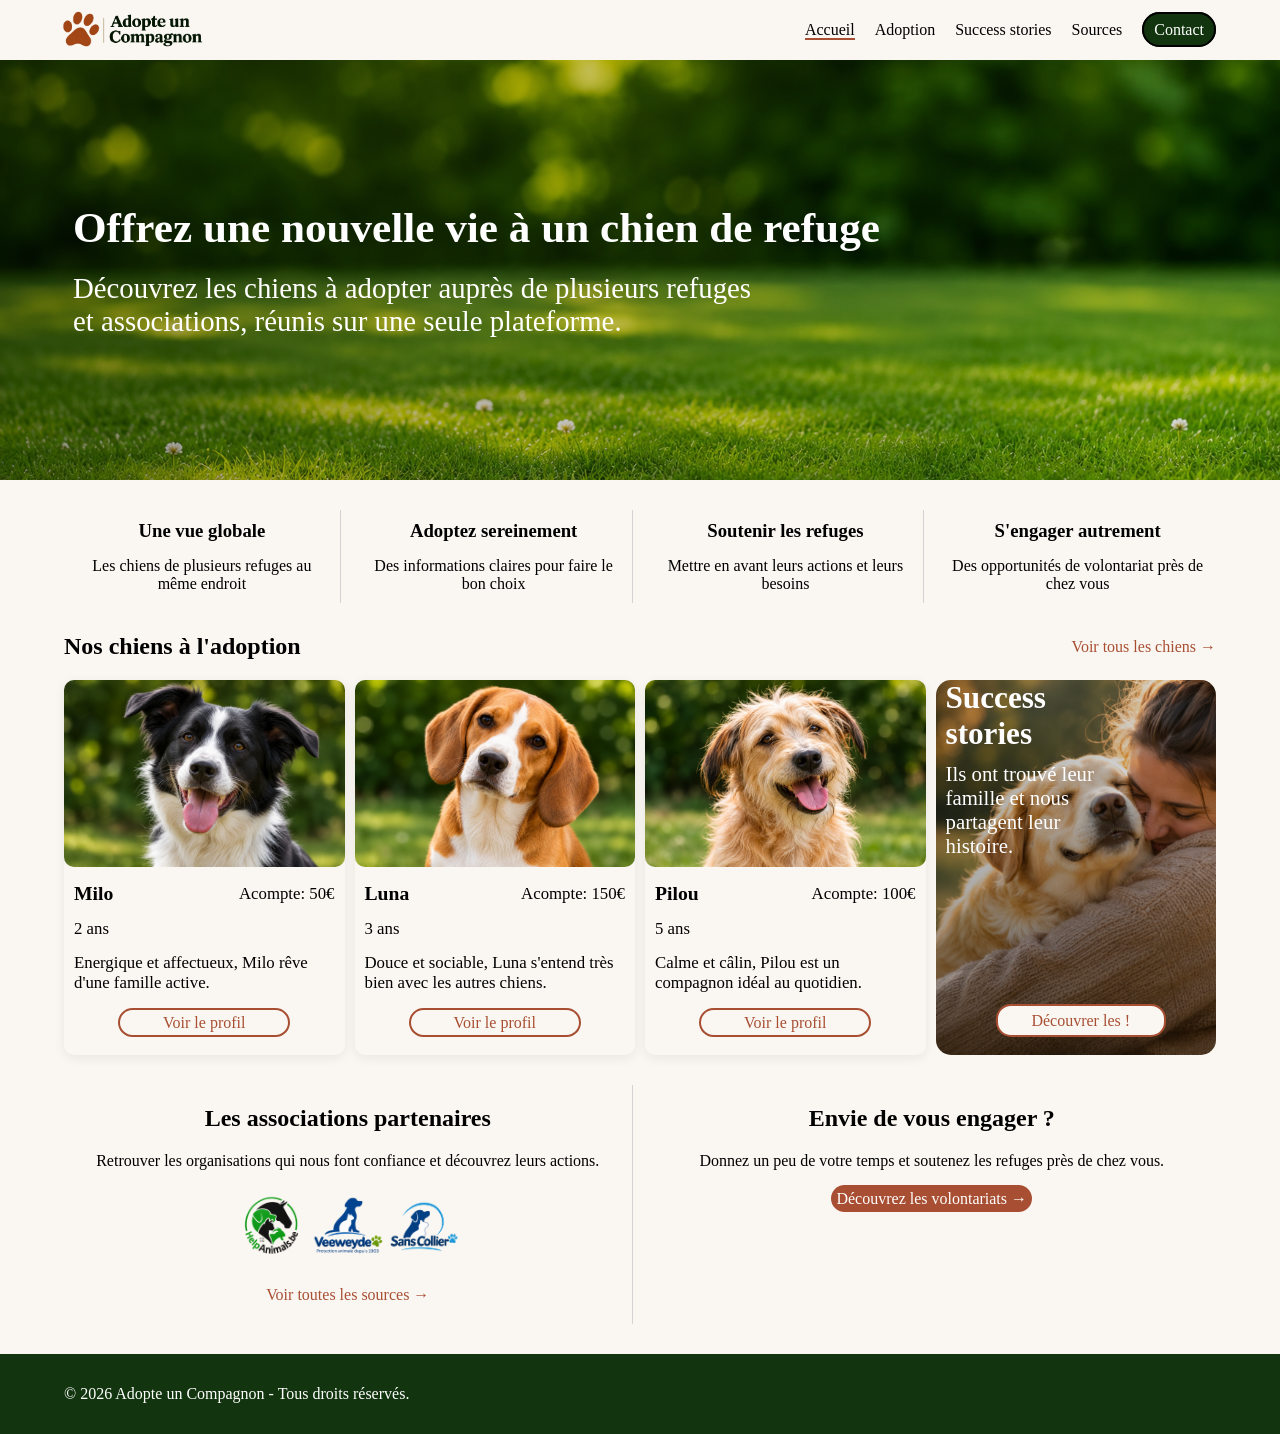
<file: index.html>
<!DOCTYPE html>
<html lang="en">
<head>
    <meta charset="UTF-8">
    <meta name="viewport" content="width=device-width, initial-scale=1.0">
    <title>Adopte un Compagnon</title>
    <link rel="stylesheet" href="css/index-styles.css">
</head>
<body>
    <header>
        <img src="img/Adopte un Compagnon.png" alt="dog-logo" id="dog-logo">
        <nav id="nav-largeScreen">
            <ul>
                <li><a href="index.html" id="accueil">Accueil</a></li>
                <li><a href="adoption.html" id="adoption">Adoption</a></li>
                <li><a href="stories.html" id="stories">Success stories</a></li>
                <li><a href="sources.html" id="sources">Sources</a></li>
                <li><a href="contact.html" id="contact">Contact</a></li>
            </ul>
        </nav>
        <div id="nav-mobile">
            <input type="checkbox" id="menu-toggle">
            <label for="menu-toggle" class="hamburger">
                <span class="line"></span>
                <span class="line"></span>
                <span class="line"></span>
            </label>
            <ul class="menu">
                <li><a href="index.html">Accueil</a></li>
                <li><a href="adoption.html">Adoption</a></li>
                <li><a href="stories.html">Success stories</a></li>
                <li><a href="sources.html">Sources</a></li>
                <li><a href="contact.html">Contact</a></li>
            </ul>
        </div>
    </header>

    <main>
        <section id="hero">
            <div id="hero-container">
                <h1>Offrez une nouvelle vie à un chien de refuge</h1>
                <p>Découvrez les chiens à adopter auprès de plusieurs refuges <br>et associations, réunis sur une seule plateforme.</p>
            </div>
        </section>

        <section id="valeurs">
            <div class="valeur vue">
                <h3>Une vue globale</h3>
                <p>Les chiens de plusieurs refuges au même endroit</p>
            </div>
            <div class="valeur adoption">
                <h3>Adoptez sereinement</h3>
                <p>Des informations claires pour faire le bon choix</p>
            </div>
            <div class="valeur refuges">
                <h3>Soutenir les refuges</h3>
                <p>Mettre en avant leurs actions et leurs besoins</p>
            </div>
            <div class="valeur engagement">
                <h3>S'engager autrement</h3>
                <p>Des opportunités de volontariat près de chez vous</p>
            </div>
        </section>

        <section id="chiens">
            <div id="chiens-titre">
                <h2>Nos chiens à l'adoption</h2>
                <div>
                    <a href="adoption.html" id="liste-chiens">Voir tous les chiens &rarr;</a>
                </div>
            </div>
            <div id="cards">

                <article class="card">
                    <div class="infos">
                        <img src="img/Milo.png" alt="Milo" id="Milo">
                        <div class="infos-desc">
                            <div id="caract">
                                <h3>Milo</h3>
                                <p>Acompte: 50€</p>
                            </div>
                            <p>2 ans</p>
                            <p id="description">Energique et affectueux, Milo rêve d'une famille active.</p>
                        </div>
                        <input type="checkbox" id="story-toggle-milo" class="fiche-toggle">
                        <label for="story-toggle-milo">Voir le profil</label>
                    </div>
                    <div class="story-card">
                        <h2>Milo</h2>
                        <h3 class="situation">Adopté via Veeweyde</h3>
                        <p>Milo est un chien propre, capable de rester seul sans difficulté et qui peut tout à fait vivre en appartement, même si un jardin sécurisé serait un véritable atout pour son bien-être. De nature méfiante avec les inconnus, Milo a besoin de temps pour accorder sa confiance.</p>
                        <label for="story-toggle-milo" class="back-arrow">&larr; Retour</label>
                    </div>
                </article>

                <article class="card">
                    <div class="infos">
                        <img src="img/Portrait rapproché d’un beagle au jardin verdoyant.png" alt="Luna" id="Luna">
                        <div class="infos-desc">
                            <div id="caract">
                                <h3>Luna</h3>
                                <p>Acompte: 150€</p>
                            </div>
                            <p>3 ans</p>
                            <p id="description">Douce et sociable, Luna s'entend très bien avec les autres chiens.</p>
                        </div>
                        <input type="checkbox" id="story-toggle-luna" class="fiche-toggle">
                        <label for="story-toggle-luna">Voir le profil</label>
                    </div>
                    <div class="story-card">
                        <h2>Luna</h2>
                        <h3 class="situation">Adopté via Help Animals</h3>
                        <p>Luna est une véritable pile électrique, débordante d'affection. Elle adore les humains, réclame des câlins, aime jouer et se montre toujours en demande d'attention. Un jardin est indispensable : Luna a besoin de se dépenser physiquement. Luna supporte très mal la solitude.</p>
                        <label for="story-toggle-luna" class="back-arrow">&larr; Retour</label>
                    </div>
                </article>

                <article class="card">
                    <div class="infos">
                        <img src="img/oscar-chien.png" alt="pilou" id="pilou">
                        <div class="infos-desc">
                            <div id="caract">
                                <h3>Pilou</h3>
                                <p>Acompte: 100€</p>
                            </div>
                            <p>5 ans</p>
                            <p id="description">Calme et câlin, Pilou est un compagnon idéal au quotidien.</p>
                        </div>
                        <input type="checkbox" id="story-toggle-pilou" class="fiche-toggle">
                        <label for="story-toggle-pilou">Voir le profil</label>
                    </div>
                    <div class="story-card">
                        <h2>Pilou</h2>
                        <h3 class="situation">Adopté via Sans Collier</h3>
                        <p>Pilou est un chien incroyablement gentil et proche de l’humain. En promenade, il a beaucoup d’énergie et peut tirer fortement en laisse. Il peut également se montrer réactif lors de croisements. Pilou recherche aujourd’hui une famille douce, patiente et bienveillante.</p>
                        <label for="story-toggle-pilou" class="back-arrow">&larr; Retour</label>
                    </div>
                </article>

                <article id="success-stories">
                    <div id="success-stories-container">
                        <h2>Success stories</h2>
                        <p>Ils ont trouvé leur famille et nous partagent leur histoire.</p>
                    </div>
                    <a href="stories.html" id="decouverte">Découvrer les !</a>
                </article>

            </div>
        </section>

        <section id="partenariats-volontariats">
            <div id="partenaires">
                <h2 class="footer-titles">Les associations partenaires</h2>
                <p>Retrouver les organisations qui nous font confiance et découvrez leurs actions.</p>
                <div id="logos-parnetaires">
                    <a href="https://www.helpanimals.be"><img src="img/Logo circulaire d’animaux solidaires.png" alt="Logo Helpanimals" class="logo-partenaires"></a>
                    <a href="https://www.veeweyde.be"><img src="img/Logo Veeweyde.png" alt="Logo Veeweyde" class="logo-partenaires"></a>
                    <a href="https://www.sanscollier.be"><img src="img/Logo Sans Collier.png" alt="Logo Sans Collier" class="logo-partenaires"></a>
                </div>
                <a id="voir-sources" href="sources.html">Voir toutes les sources &rarr;</a>
            </div>
            <div id="volontariats">
                <h2 class="footer-titles">Envie de vous engager ?</h2>
                <p>Donnez un peu de votre temps et soutenez les refuges près de chez vous.</p>
                <div>
                    <a class="decouverte volontariats">Découvrez les volontariats &rarr;</a>
                </div>
            </div>
        </section>

    </main>

    <footer>
        <div id="footer-container">
            <p>© 2026 Adopte un Compagnon - Tous droits réservés.</p>
        </div>
    </footer>
    
    <script 
        src="//code.tidio.co/gcmwocwzrdjgjwgoprsjgkujg1ojxigr.js" 
        async>    
    </script>

</body>
</html>
</file>
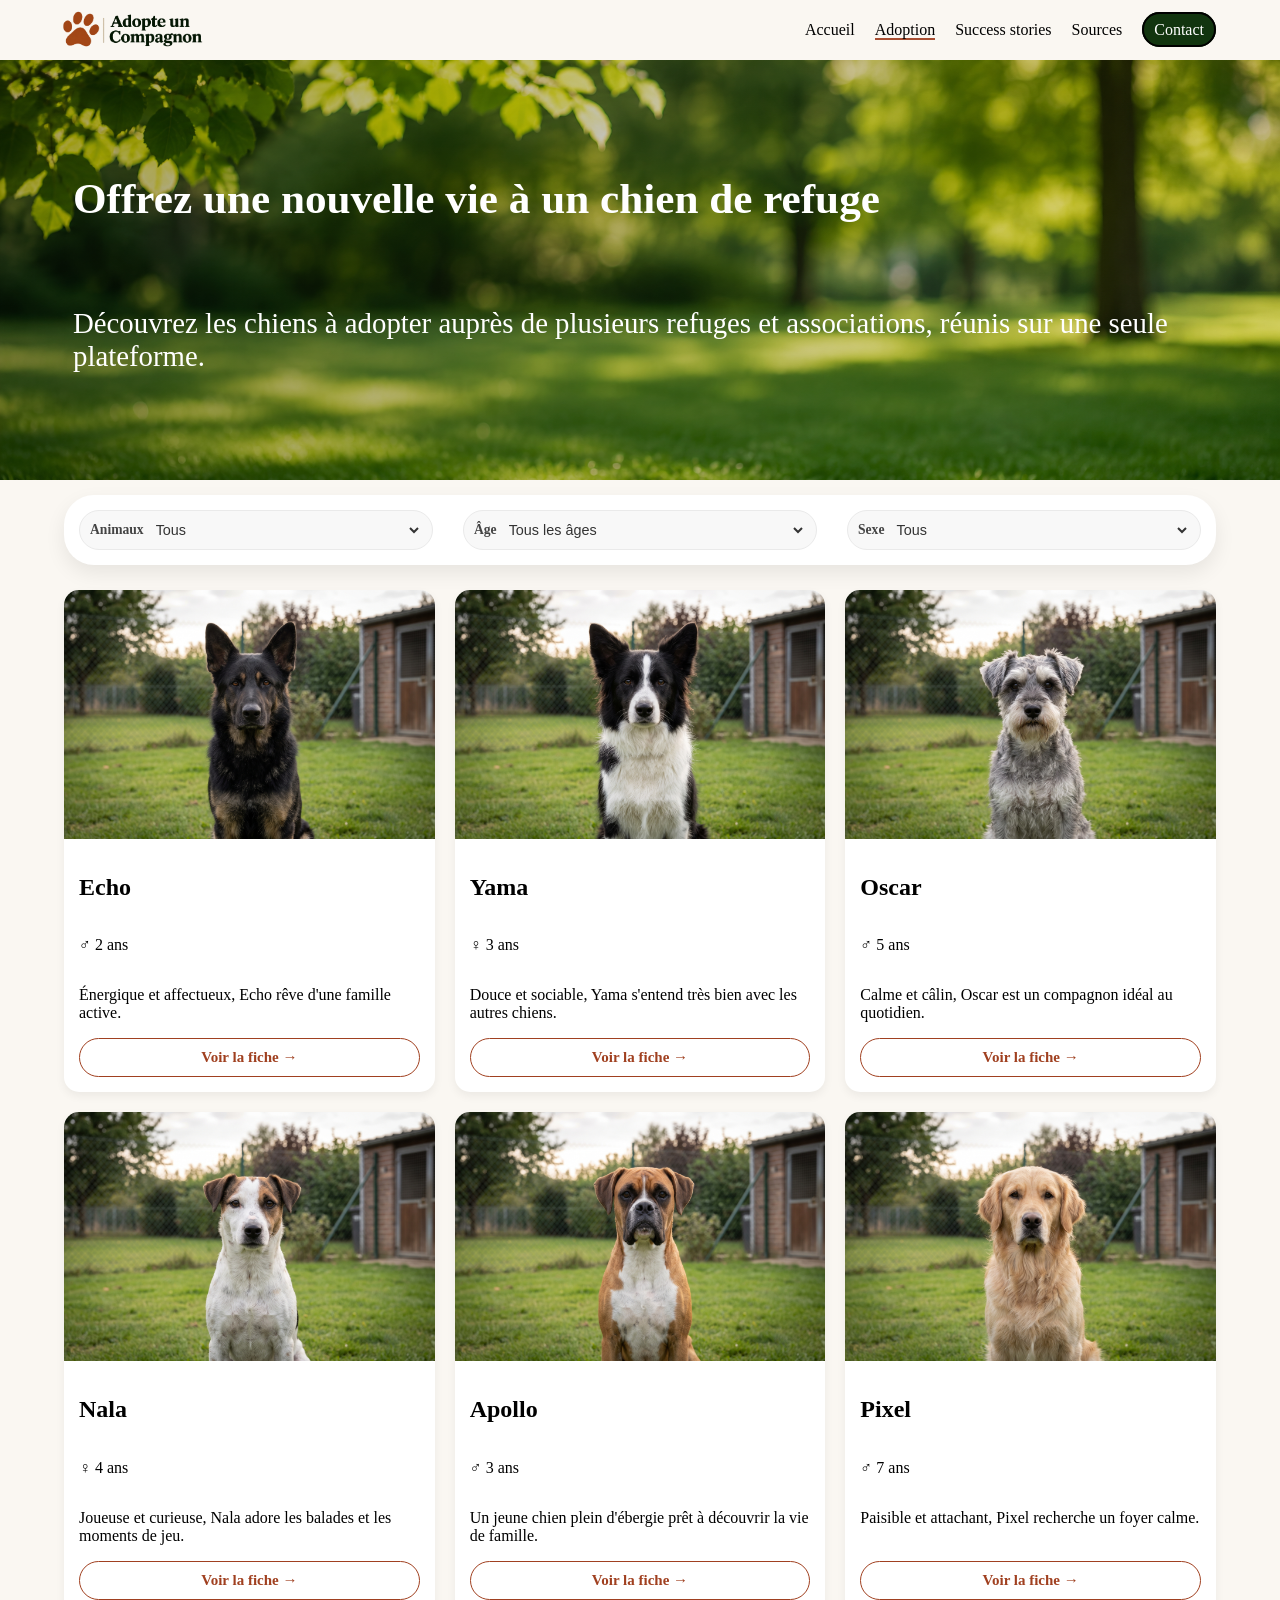
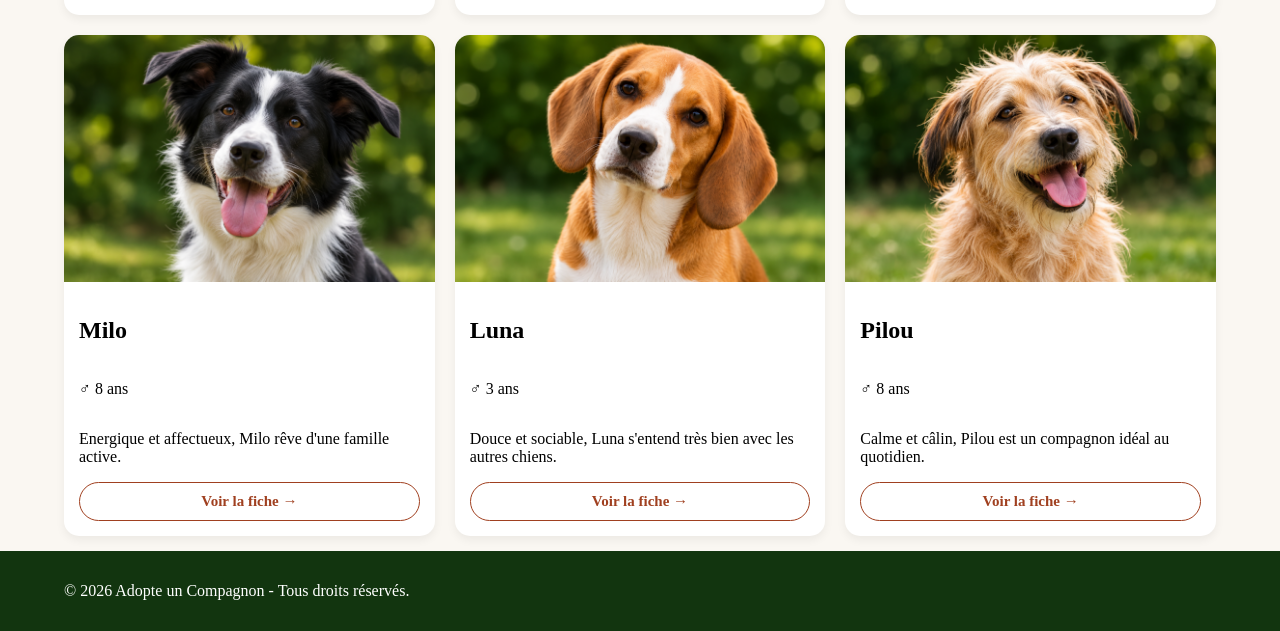
<file: adoption.html>
<!DOCTYPE html>
<html lang="en">
    
<head>
        <meta charset="UTF-8">
        <meta name="viewport" content="width=device-width, initial-scale=1.0">
        <link rel="stylesheet" href="css/adoption-styles.css">
        <title>Nos chiens à l'adoption</title>
</head>

<body>

<header>
        <img src="img/Adopte un Compagnon.png" alt="dog-logo" id="dog-logo">
        <nav id="nav-largeScreen">
            <ul>
                <li><a href="index.html" id="accueil">Accueil</a></li>
                <li><a href="adoption.html" id="adoption">Adoption</a></li>
                <li><a href="stories.html" id="stories">Success stories</a></li>
                <li><a href="sources.html" id="sources">Sources</a></li>
                <li><a href="contact.html" id="contact">Contact</a></li>
            </ul>
        </nav>
        <div id="nav-mobile">
            <input type="checkbox" id="menu-toggle">
            <label for="menu-toggle" class="hamburger">
                <span class="line"></span>
                <span class="line"></span>
                <span class="line"></span>
            </label>
            <ul class="menu">
                <li><a href="index.html">Accueil</a></li>
                <li><a href="adoption.html">Adoption</a></li>
                <li><a href="stories.html">Success stories</a></li>
                <li><a href="sources.html">Sources</a></li>
                <li><a href="contact.html">Contact</a></li>
            </ul>
        </div>
    </header>

    <main class="container">

        <section id="hero">
            <div id="hero-container">
                <h1>Offrez une nouvelle vie à un chien de refuge</h1>
                <p>Découvrez les chiens à adopter auprès de plusieurs refuges et associations, réunis sur une seule plateforme.</p>
            </div>
        </section>

        <div class="filter-bar">
            <div class="filter-group">
                <label for="filter-animal">Animaux</label>
                <select id="filter-animal">
                    <option value="">Tous</option>
                    <option value="chien">Chien</option>
                    <option value="chat">Chat</option>
                </select>
            </div>

            <div class="filter-group">
                <label for="filter-age">Âge</label>
                <select id="filter-age">
                    <option value="">Tous les âges</option>
                    <option value="chiot">Chiot / Chaton</option>
                    <option value="adulte">Adulte</option>
                    <option value="senior">Senior</option>
                </select>
            </div>

            <div class="filter-group">
                <label for="filter-sexe">Sexe</label>
                <select id="filter-sexe">
                    <option value="">Tous</option>
                    <option value="male">Mâle</option>
                    <option value="femelle">Femelle</option>
                </select>
            </div>

        </div>

        <div class="dogs-grid">    

            <!-- Carte 1 -->
            <div class="dog-card">
                <input type="checkbox" id="fiche-echo" class="fiche-toggle">
                <img src="img/Echo.png" alt="Photo de Echo" class="dog-img">
                <div class="dog-info male">
                    <h2>Echo</h2>
                    <p class="dog-details">♂ 2 ans</p>
                    <p class="dog-desc">Énergique et affectueux, Echo rêve d'une famille active.</p>
                    <label for="fiche-echo" class="btn-card">Voir la fiche &rarr;</label>
                </div>
        
                <!--Overlay-->
                <div class="fiche-overlay">
                     <h3>Echo</h3>
                     <p class="fiche-subtitle">Berger Allemand &bull; Mâle ♂ &bull; 2 ans</p>
                     <p class="fiche-bio">Énergique et affectueux, Echo rêve d'une famille active. Il adore les longues balades en forêt et apprend très vite de nouveaux tours.</p>
                     <ul class="fiche-details">
                         <li><strong>Type :</strong> Chien</li>
                         <li><strong>Taille :</strong> Moyen</li>
                         <li><strong>Vaccination :</strong> Oui</li>
                         <li><strong>Stérilisation :</strong> Oui</li>
                     </ul>
                     <label for="fiche-echo" class="btn-retour">&larr; Retour</label>
                </div>
            </div>
        
            <!-- Carte 2 -->
            <div class="dog-card">
                <input type="checkbox" id="fiche-Yama" class="fiche-toggle">
                <img src="img/Luna.jpg" alt="Photo de Yama" class="dog-img">
                <div class="dog-info femelle">
                    <h2>Yama</h2>
                    <p class="dog-details">♀ 3 ans</p>
                    <p class="dog-desc">Douce et sociable, Yama s'entend très bien avec les autres chiens.</p>
                    <label for="fiche-Yama" class="btn-card">Voir la fiche &rarr;</label>
                </div>
            

                <!--Overlay-->
                <div class="fiche-overlay">
                     <h3>Yama</h3>
                     <p class="fiche-subtitle">Border Collie &bull; Femelle ♀ &bull; 3 ans</p>
                     <p class="fiche-bio">Une boule d'énergie futée au regard expressif, toujours partante pour une partie de jeu ou une nouvelle aventure à vos côtés.</p>
                     <ul class="fiche-details">
                         <li><strong>Type :</strong> Chien</li>
                         <li><strong>Taille :</strong> Moyen</li>
                         <li><strong>Vaccination :</strong> Non</li>
                         <li><strong>Stérilisation :</strong> Oui</li>
                     </ul>
                     <label for="fiche-Yama" class="btn-retour">&larr; Retour</label>
                </div>
            </div>
        

            <!-- Carte 3 -->
            <div class="dog-card">
                <input type="checkbox" id="fiche-Oscar" class="fiche-toggle">
                <img src="img/Oscar.jpg" alt="Photo de Oscar" class="dog-img">
                <div class="dog-info male">
                    <h2>Oscar</h2>
                    <p class="dog-details">♂ 5 ans</p>
                    <p class="dog-desc">Calme et câlin, Oscar est un compagnon idéal au quotidien.</p>
                    <label for="fiche-Oscar" class="btn-card">Voir la fiche &rarr;</label>
                </div>

                <!--Overlay-->
                <div class="fiche-overlay">
                     <h3>Oscar</h3>
                     <p class="fiche-subtitle">Schnauzer Nain &bull; Mâle ♂ &bull; 5 ans</p>
                     <p class="fiche-bio">Derrière sa petite moustache sage se cache un cœur en or, parfait pour des siestes paisibles et des balades tranquilles.</p>
                     <ul class="fiche-details">
                         <li><strong>Type :</strong> Chien</li>
                         <li><strong>Taille :</strong> Petit</li>
                         <li><strong>Vaccination :</strong> Non</li>
                         <li><strong>Stérilisation :</strong> Non</li>
                     </ul>
                     <label for="fiche-Oscar" class="btn-retour">&larr; Retour</label>
                </div>
            </div>
        
            <!-- Carte 4 -->
            <div class="dog-card">
                <input type="checkbox" id="fiche-Nala" class="fiche-toggle">
                <img src="img/Nala.jpg" alt="Photo de Nala" class="dog-img">
                <div class="dog-info femelle">
                    <h2>Nala</h2>
                    <p class="dog-details">♀ 4 ans</p>
                    <p class="dog-desc">Joueuse et curieuse, Nala adore les balades et les moments de jeu.</p>
                    <label for="fiche-Nala" class="btn-card">Voir la fiche &rarr;</label>
                </div>

                <!--Overlay-->
                <div class="fiche-overlay">
                     <h3>Nala</h3>
                     <p class="fiche-subtitle">Jack Russell Terrier &bull; Femelle ♂ &bull; 4 ans</p>
                     <p class="fiche-bio">Curieuse comme un explorateur et vive comme l'éclair, elle transforme chaque promenade en chasse au trésor.</p>
                     <ul class="fiche-details">
                         <li><strong>Type :</strong> Chien</li>
                         <li><strong>Taille :</strong> Moyen</li>
                         <li><strong>Vaccination :</strong> Oui</li>
                         <li><strong>Stérilisation :</strong> Non</li>
                     </ul>
                     <label for="fiche-Nala" class="btn-retour">&larr; Retour</label>
                </div>
            </div>
            

            <!-- Carte 5 -->
            <div class="dog-card">
                <input type="checkbox" id="fiche-Apollo" class="fiche-toggle">
                <img src="img/Apollo.jpg" alt="Photo de Apollo" class="dog-img">
                <div class="dog-info male">
                    <h2>Apollo</h2>
                    <p class="dog-details">♂ 3 ans</p>
                    <p class="dog-desc">Un jeune chien plein d'ébergie prêt à découvrir la vie de famille.</p>
                    <label for="fiche-Apollo" class="btn-card">Voir la fiche &rarr;</label>
                </div>
            
                <!--Overlay-->
                <div class="fiche-overlay">
                     <h3>Apollo</h3>
                     <p class="fiche-subtitle">Boxer &bull; Mâle ♂ &bull; 3 ans</p>
                     <p class="fiche-bio">Jeune, enthousiaste et débordant de tendresse, il n'attend qu'un foyer pour apprendre les codes de la maison en s'amusant.</p>
                     <ul class="fiche-details">
                         <li><strong>Type :</strong> Chien</li>
                         <li><strong>Taille :</strong> Grand</li>
                         <li><strong>Vaccination :</strong> Oui</li>
                         <li><strong>Stérilisation :</strong> Oui</li>
                     </ul>
                     <label for="fiche-Apollo" class="btn-retour">&larr; Retour</label>
                </div>
            </div>

            <!-- Carte 6 -->
            <div class="dog-card">
                <img src="img/Pixel.jpg" alt="Photo de Pixel" class="dog-img">
                <input type="checkbox" id="fiche-Pixel" class="fiche-toggle">
                <div class="dog-info male">
                    <h2>Pixel</h2>
                    <p class="dog-details">♂ 7 ans</p>
                    <p class="dog-desc">Paisible et attachant, Pixel recherche un foyer calme.</p>
                    <label for="fiche-Pixel" class="btn-card">Voir la fiche &rarr;</label>
                </div>
            
                <!--Overlay-->
                <div class="fiche-overlay">
                     <h3>Pixel</h3>
                     <p class="fiche-subtitle">Golden Retriever &bull; Mâle ♂ &bull; 7 ans</p>
                     <p class="fiche-bio">Un grand cœur doré et posé, prêt à offrir toute sa douceur à une famille qui aime les moments simples et chaleureux.</p>
                     <ul class="fiche-details">
                         <li><strong>Type :</strong> Chien</li>
                         <li><strong>Taille :</strong> Grand</li>
                         <li><strong>Vaccination :</strong> Oui</li>
                         <li><strong>Stérilisation :</strong> Oui</li>
                     </ul>
                     <label for="fiche-Pixel" class="btn-retour">&larr; Retour</label>
                </div>
            </div>

            <!-- Carte 7 -->
            <div class="dog-card">
                <img src="img/Milo.png" alt="Photo de Milo" class="dog-img">
                <input type="checkbox" id="fiche-milo" class="fiche-toggle">
                <div class="dog-info male">
                    <h2>Milo</h2>
                    <p class="dog-details">♂  8 ans</p>
                    <p class="dog-desc">Energique et affectueux, Milo rêve d'une famille active.</p>
                    <label for="fiche-milo" class="btn-card">Voir la fiche &rarr;</label>
                </div>
            
                <!--Overlay-->
                <div class="fiche-overlay">
                     <h3>Milo</h3>
                     <p class="fiche-subtitle">Border Collie &bull; Mâle ♂ &bull; 7 ans</p>
                     <p class="fiche-bio">Milo est un chien propre, capable de rester seul sans difficulté et qui peut tout à fait vivre en appartement, même si un jardin sécurisé serait un véritable atout pour son bien-être. De nature méfiante avec les inconnus, Milo a besoin de temps pour accorder sa confiance.</p>
                     <ul class="fiche-details">
                         <li><strong>Type :</strong> Chien</li>
                         <li><strong>Taille :</strong> Moyen</li>
                         <li><strong>Vaccination :</strong> Oui</li>
                         <li><strong>Stérilisation :</strong> Oui</li>
                     </ul>
                     <label for="fiche-milo" class="btn-retour">&larr; Retour</label>
                </div>
            </div>

            <!-- Carte 8 -->
            <div class="dog-card">
                <img src="img/Portrait rapproché d’un beagle au jardin verdoyant.png" alt="Photo de Milo" class="dog-img">
                <input type="checkbox" id="fiche-luna" class="fiche-toggle">
                <div class="dog-info femelle">
                    <h2>Luna</h2>
                    <p class="dog-details">♂  3 ans</p>
                    <p class="dog-desc">Douce et sociable, Luna s'entend très bien avec les autres chiens.</p>
                    <label for="fiche-luna" class="btn-card">Voir la fiche &rarr;</label>
                </div>
            
                <!--Overlay-->
                <div class="fiche-overlay">
                     <h3>Luna</h3>
                     <p class="fiche-subtitle">Beagle &bull; Femelle ♂ &bull; 7 ans</p>
                     <p class="fiche-bio">Luna est une véritable pile électrique, débordante d'affection. Elle adore les humains, réclame des câlins, aime jouer et se montre toujours en demande d'attention. Un jardin est indispensable : Luna a besoin de se dépenser physiquement. Luna supporte très mal la solitude.</p>
                     <ul class="fiche-details">
                         <li><strong>Type :</strong> Chien</li>
                         <li><strong>Taille :</strong> Moyen</li>
                         <li><strong>Vaccination :</strong> Oui</li>
                         <li><strong>Stérilisation :</strong> Oui</li>
                     </ul>
                     <label for="fiche-luna" class="btn-retour">&larr; Retour</label>
                </div>
            </div>

            <!-- Carte 9 -->
            <div class="dog-card">
                <img src="img/oscar-chien.png" alt="Photo de Pilou" class="dog-img">
                <input type="checkbox" id="fiche-pilou" class="fiche-toggle">
                <div class="dog-info male">
                    <h2>Pilou</h2>
                    <p class="dog-details">♂  8 ans</p>
                    <p class="dog-desc">Calme et câlin, Pilou est un compagnon idéal au quotidien.</p>
                    <label for="fiche-pilou" class="btn-card">Voir la fiche &rarr;</label>
                </div>
            
                <!--Overlay-->
                <div class="fiche-overlay">
                     <h3>Pilou</h3>
                     <p class="fiche-subtitle">Croisé Griffon &bull; Mâle ♂ &bull; 8 ans</p>
                     <p class="fiche-bio">Pilou est un chien incroyablement gentil et proche de l’humain. En promenade, il a beaucoup d’énergie et peut tirer fortement en laisse. Il peut également se montrer réactif lors de croisements. Pilou recherche aujourd’hui une famille douce, patiente et bienveillante.</p>
                     <ul class="fiche-details">
                         <li><strong>Type :</strong> Chien</li>
                         <li><strong>Taille :</strong> Moyen</li>
                         <li><strong>Vaccination :</strong> Oui</li>
                         <li><strong>Stérilisation :</strong> Oui</li>
                     </ul>
                     <label for="fiche-pilou" class="btn-retour">&larr; Retour</label>
                </div>
            </div>

        </div>
    </main>

    <footer>
        <div id="footer-container">
            <p>© 2026 Adopte un Compagnon - Tous droits réservés.</p>
        </div>
    </footer>

    <script 
        src="//code.tidio.co/gcmwocwzrdjgjwgoprsjgkujg1ojxigr.js" 
        async>    
    </script>

    </body>
</html>
</file>
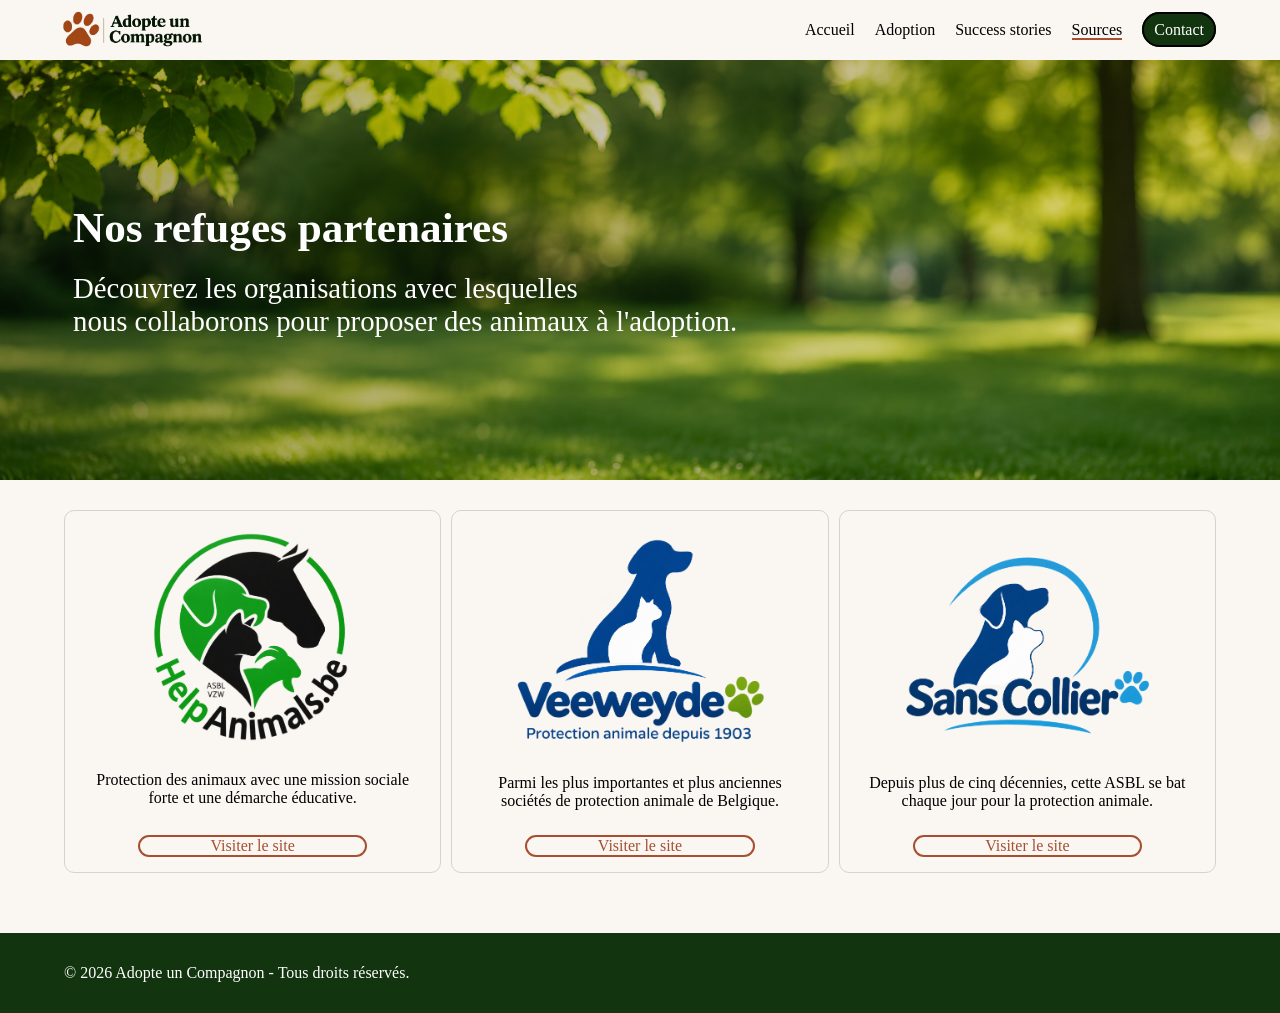
<file: sources.html>
<!DOCTYPE html>
<html lang="en">
<head>
    <meta charset="UTF-8">
    <meta name="viewport" content="width=device-width, initial-scale=1.0">
    <title>Nos refuges partenaires</title>
    <link rel="stylesheet" href="css/sources-styles.css">
</head>
<body>

    <header>
        <img src="img/Adopte un Compagnon.png" alt="dog-logo" id="dog-logo">
        <nav id="nav-largeScreen">
            <ul>
                <li><a href="index.html" id="accueil">Accueil</a></li>
                <li><a href="adoption.html" id="adoption">Adoption</a></li>
                <li><a href="stories.html" id="stories">Success stories</a></li>
                <li><a href="sources.html" id="sources">Sources</a></li>
                <li><a href="contact.html" id="contact">Contact</a></li>
            </ul>
        </nav>
        <div id="nav-mobile">
            <input type="checkbox" id="menu-toggle">
            <label for="menu-toggle" class="hamburger">
                <span class="line"></span>
                <span class="line"></span>
                <span class="line"></span>
            </label>
            <ul class="menu">
                <li><a href="index.html">Accueil</a></li>
                <li><a href="adoption.html">Adoption</a></li>
                <li><a href="stories.html">Success stories</a></li>
                <li><a href="sources.html">Sources</a></li>
                <li><a href="contact.html">Contact</a></li>
            </ul>
        </div>
    </header>

    <main>

        <section id="hero">
            <div id="hero-container">
                <h1>Nos refuges partenaires</h1>
                <p>Découvrez les organisations avec lesquelles <br>nous collaborons pour proposer des animaux à l'adoption.</p>
            </div>
        </section>

        <section id="partenariats">
            <div id="cards">
                <article class="card">
                    <img src="img/Logo circulaire d’animaux solidaires.png" alt="helpAnimals" id="helpAnimals">
                    <p>Protection des animaux avec une mission sociale forte et une démarche éducative.</p>
                    <a href="https://www.helpanimals.be">Visiter le site</a>
                </article>

                <article class="card">
                    <img src="img/Logo Veeweyde.png" alt="veeweyde" id="veeweyde">
                    <p>Parmi les plus importantes et plus anciennes sociétés de protection animale de Belgique.</p>
                    <a href="https://www.veeweyde.be">Visiter le site</a>
                </article>

                <article class="card">
                    <img src="img/Logo Sans Collier.png" alt="sansCollier" id="sansCollier">
                    <p>Depuis plus de cinq décennies, cette ASBL se bat chaque jour pour la protection animale.</p>
                    <a href="https://www.sanscollier.be">Visiter le site</a>
                </article>
            </div>
        </section>

    </main>

    <footer>
        <div id="footer-container">
            <p>© 2026 Adopte un Compagnon - Tous droits réservés.</p>
        </div>
    </footer>

    <script 
        src="//code.tidio.co/gcmwocwzrdjgjwgoprsjgkujg1ojxigr.js" 
        async>    
    </script>
    
</body>
</html>
</file>
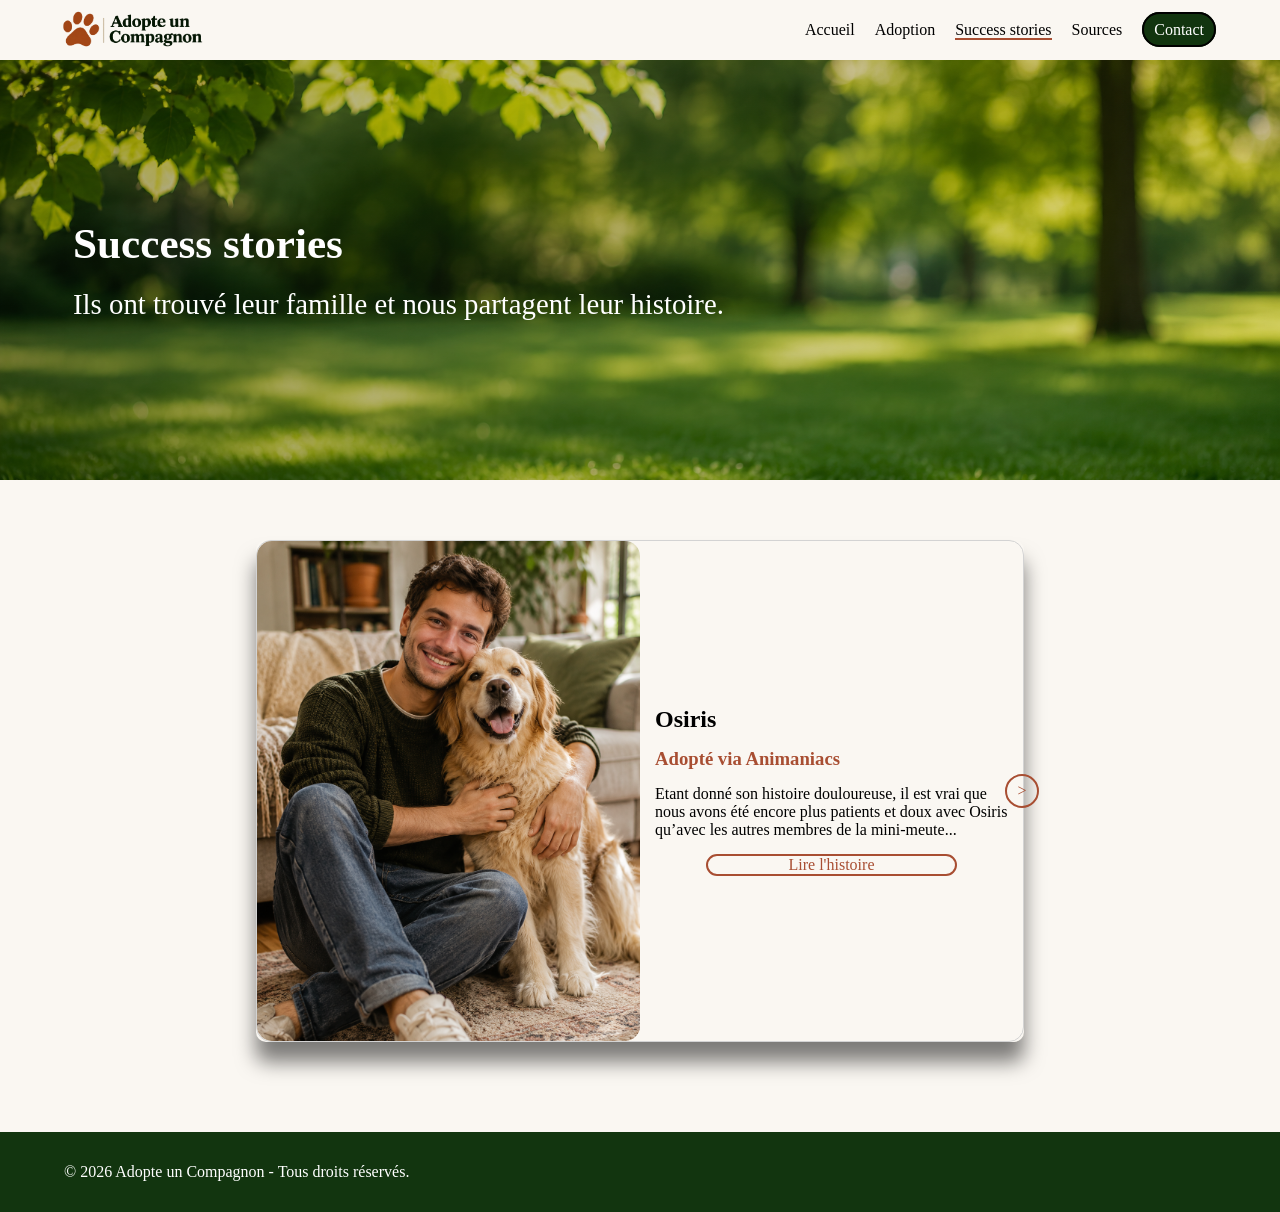
<file: stories.html>
<!DOCTYPE html>
<html lang="en">
<head>
    <meta charset="UTF-8">
    <meta name="viewport" content="width=device-width, initial-scale=1.0">
    <title>Success stories</title>
    <link rel="stylesheet" href="css/stories-styles.css">
</head>
<body>
    <header>
        <img src="img/Adopte un Compagnon.png" alt="dog-logo" id="dog-logo">
        <nav id="nav-largeScreen">
            <ul>
                <li><a href="index.html" id="accueil">Accueil</a></li>
                <li><a href="adoption.html" id="adoption">Adoption</a></li>
                <li><a href="stories.html" id="stories">Success stories</a></li>
                <li><a href="sources.html" id="sources">Sources</a></li>
                <li><a href="contact.html" id="contact">Contact</a></li>
            </ul>
        </nav>
        <div id="nav-mobile">
            <input type="checkbox" id="menu-toggle">
            <label for="menu-toggle" class="hamburger">
                <span class="line"></span>
                <span class="line"></span>
                <span class="line"></span>
            </label>
            <ul class="menu">
                <li><a href="index.html">Accueil</a></li>
                <li><a href="adoption.html">Adoption</a></li>
                <li><a href="stories.html">Success stories</a></li>
                <li><a href="sources.html">Sources</a></li>
                <li><a href="contact.html">Contact</a></li>
            </ul>
        </div>
    </header>

    <main>
        <section id="hero">
            <div id="hero-container">
                <h1>Success stories</h1>
                <p>Ils ont trouvé leur famille et nous partagent leur histoire.</p>
            </div>
        </section>

        <section id="slider">

            <input type="radio" name="slide" id="slide1" checked>
            <input type="radio" name="slide" id="slide2">
            <input type="radio" name="slide" id="slide3">
            <input type="radio" name="slide" id="slide4">

            <div class="carousel">
                <div class="cards">

                    <div class="card">
                        <img src="img/Câlin chaleureux avec un golden retriever.png" alt="Photo de Osiris" class="dog-img">
                        <div class="infos">
                            <h2>Osiris</h2>
                            <h3 class="situation">Adopté via Animaniacs</h3>
                            <p class="desc">Etant donné son histoire douloureuse, il est vrai que nous avons été encore plus patients et doux avec Osiris qu’avec les autres membres de la mini-meute...</p>
                            <input type="checkbox" id="story-toggle-osiris" class="fiche-toggle">
                            <label for="story-toggle-osiris">Lire l'histoire</label>
                        </div>
                        <div class="story-card">
                            <h2>Osiris</h2>
                            <h3 class="situation">Adopté via Animaniacs</h3>
                            <p class="histoire">Etant donné son histoire douloureuse, il est vrai que nous avons été encore plus patients et doux avec Skippy qu’avec les autres membres de la mini-meute. Il vivait dans la pièce de vie avec nous mais évitait tout contact trop proche. Petit à petit la confiance est venue et vient encore progressivement. Il nous présente maintenant son ventre pour de longues séances de câlins, vient de temps en temps dans notre lit dormir en posant sa tête sur ma main (quel plaisir). Avec les chiens et le chat, tout s’est très vite fait.</p>
                            <label for="story-toggle-osiris" class="return-btn">&larr; Retour</label>
                        </div>
                    </div>

                    <div class="card">
                        <img src="img/Tendresse partagée avec un chat tigré.png" alt="Photo de Milo" class="dog-img">
                        <div class="infos mimosa">
                            <h2>Mimosa</h2>
                            <h3 class="situation">Adoptée via Animaniacs</h3>
                            <p class="desc">Bonjour, Je vous envoie des nouvelles de Minouchka. Nous avons adopté Mimosa (nous l’avons rebaptisée) en mars, et depuis elle a bien pris ces marques!</p>
                            <input type="checkbox" id="story-toggle-mimosa" class="fiche-toggle">
                            <label for="story-toggle-mimosa">Lire l'histoire</label>
                        </div>
                        <div class="story-card">
                            <h2>Mimosa</h2>
                            <h3 class="situation">Adoptée via Animaniacs</h3>
                            <p>D’ici 3 jours, cela fera déjà un mois que la petite Mimosa (anciennement Lili) nous a rejoints. Très propre, très sage et surtout très gâtée, elle nous rend très heureux et on le lui rend bien ! La première semaine a été un peu difficile pour elle, ce qui est logique avec tous ces changements, mais maintenant elle dort avec nous, demande des caresses, joue avec ses nombreux jouets… Elle s’est parfaitement adaptée et ça se ressent. Elle ne peut déjà plus se passerde nous : impossible de changer de pièce sans qu’elle nous suive. Au final, cette adoption, ce n’est que de l’amour et de la joie !"</p>
                            <label for="story-toggle-mimosa" class="return-btn">&larr; Retour</label>
                        </div>
                    </div>

                    <div class="card">
                        <img src="img/Tendresse au coin du feu.png" alt="Photo de Valentin" class="dog-img">
                        <div class="infos valentin">
                            <h2>Valentin</h2>
                            <h3 class="situation">Adopté via Veeweyde</h3>
                            <p class="desc">Il a bien grandi mon Valentin. Qu’est-ce que j’laime, malgré les poils à ramasser! Un Amour de chat!</p>
                            <input type="checkbox" id="story-toggle-valentin" class="fiche-toggle">
                            <label for="story-toggle-valentin">Lire l'histoire</label>
                        </div>
                        <div class="story-card">
                            <h2>Valentin</h2>
                            <h3 class="situation">Adopté via Veeweyde</h3>
                            <p>Il a bien grandi mon Valentin. Qu’est-ce que j’laime, malgré les poils à ramasser! Un Amour de chat! Affectueux avec ses moments d’indépendance. Son caractère me convient pile poils! Sur la photo on dirait qu’il rit aux éclats! Il baille à s’en décrocher la mâchoire! Me fait rire aussi avec ses « multiples » intonations de miaulements selon ce qu’il veut! Y’a intérêt à comprendre vite! Bref, j’espère le rendre heureux!</p>
                            <label for="story-toggle-valentin" class="return-btn">&larr; Retour</label>
                        </div>
                    </div>

                    <div class="card">
                        <img src="img/Tendresse chaleureuse avec un bouledogue français.png" alt="Photo de Bobo" class="dog-img">
                        <div class="infos bobo">
                            <h2>Bobo</h2>
                            <h3 class="situation">Adopté via Veeweyde</h3>
                            <p class="desc">Quand notre vieux bouledogue français issu lui aussi d’un refuge nous a quittés, il a laissé un grand vide dans nos cœurs. Une fois prêts à accueillir un nouveau compagnon, c’était une évidence, on a décidé d’aller faire un tour au refuge Veeweyde.</p>
                            <input type="checkbox" id="story-toggle-bobo" class="fiche-toggle">
                            <label for="story-toggle-bobo">Lire l'histoire</label>
                        </div>
                        <div class="story-card">
                            <h2>Bobo</h2>
                            <h3 class="situation">Adopté via Veeweyde</h3>
                            <p>Quand notre vieux bouledogue français issu lui aussi d’un refuge nous a quittés, il a laissé un grand vide dans nos cœurs. Une fois prêts à accueillir un nouveau compagnon, c’était une évidence, on a décidé d’aller faire un tour au refuge Veeweyde. On n’avait pas d’idée précise en tête, ni pour la race ni pour le look du chien. Ce qui comptait vraiment, c’était le feeling : on voulait un chien avec qui ça collait, pas trop craintif, et qui aimait les gens. On était aussi très ouverts à l’idée d’adopter un chien plus âgé. Alors, pourquoi ne pas donner une chance à un papy qui mérite tout autant d’amour ?</p>
                            <label for="story-toggle-bobo" class="return-btn">&larr; Retour</label>
                        </div>
                    </div>

                </div>
            </div>

            <div class="navigation nav1">
                <label for="slide2" class="next">></label>
            </div>
            <div class="navigation nav2">
                <label for="slide1" class="prev"><</label>
                <label for="slide3" class="next">></label>
            </div>
            <div class="navigation nav3">
                <label for="slide2" class="prev"><</label>
                <label for="slide4" class="next">></label>
            </div>
            <div class="navigation nav4">
                <label for="slide3" class="prev"><</label>
            </div>
            
        </section>

    </main>

    <footer>
        <div id="footer-container">
            <p>© 2026 Adopte un Compagnon - Tous droits réservés.</p>
        </div>
    </footer>

    <script 
        src="//code.tidio.co/gcmwocwzrdjgjwgoprsjgkujg1ojxigr.js" 
        async>    
    </script>

</body>
</html>
</file>
<file: css/index-styles.css>
* {
    margin: 0;
    padding: 0;
}

body {
    background-color: #FAF7F2;
    min-height: 100vh;
    display: flex;
    flex-direction: column;
}

/* HEADER */

header {
    display: flex;
    justify-content: space-between;
    align-items: center;
    width: 90%;
    margin: 0 auto;
}

#dog-logo {
    width: 180px;
    height: auto;
    margin-left: -25px;
}

header ul {
    list-style: none;
    align-items: center;
    display: flex;
    gap: 20px;
    margin: 0;
    padding: 0;
}

#accueil {
    border-bottom: 2px solid #A84E32;
}

#contact {
    border: 2px solid black;
    padding: 7px 10px 7px 10px;
    border-radius: 20px;
    background-color: #12350F;
    color: #FFFFFF;
}

a {
    text-decoration: none;
    color: black;
    cursor: pointer;
}

#nav-mobile {
    display: none;
}

/* MAIN */

main {
    margin-bottom: 30px;
    flex: 1;
}

#hero {
    background-image: linear-gradient(
            to right,
            rgba(0, 0, 0, 0.35),
            rgba(0, 0, 0, 0.1)
        ), url('../img/Prairie verdoyante et bokeh ensoleillé.png');
    background-size: cover;
    background-position: center;
    background-repeat: no-repeat;
    min-height: 400px;
    color: white;
    align-content: center;
    padding: 10px;
}

#hero-container {
    width: 90%;
    margin: 0 auto;
    height: 100%;
    font-size: 1.3rem;
    justify-content: center;
    display: flex;
    flex-direction: column;
    gap: 20px;
}

@media (min-width: 1000px) {
    #hero-container {
        font-size: 1.8rem;
    }
}

#valeurs {
    display: grid;
    grid-template-columns: repeat(4, 1fr);
    gap: 15px;
    width: 90%;
    margin: 0 auto;
    text-align: center;
    margin-top: 30px;
    margin-bottom: 30px;
}

.valeur {
    display: grid;
    grid-template-rows: subgrid;  
    grid-row: span 2;
    gap: 15px;  
    align-content: center;
    border-right: 1px solid lightgray;
    padding: 10px;
    box-sizing: border-box;
}

.valeur.engagement {
    border: none;
}

#chiens {
    width: 90%;
    margin: 0 auto;
    margin-bottom: 30px;
    min-height: 300px;
}

#chiens-titre {
    display: flex;
    justify-content: space-between;
    margin-bottom: 20px;
    align-items: center;
}

#liste-chiens {
    color: #A84E32;
}

.card {
    display: grid;
}

#cards {
    display: grid;
    grid-template-columns: repeat(4, minmax(0, 1fr));
    gap: 10px;
}

.infos {
    border-radius: 10px;
    grid-area: 1/1;
    display: flex;
    flex-direction: column;
    gap: 15px;
    box-shadow: 0 3px 12px rgba(0, 0, 0, 0.07);
    transition: all 0.7s ease;
}

.infos img {
    object-fit: cover;
    width: 100%;
    height: auto;
    border-radius: 10px;
}

.infos-desc {
    padding-left: 10px;
    padding-right: 10px;
    display: flex;
    flex-direction: column;
    gap: 14px;
    flex: 1;
    font-size: 1.05rem;
}

.infos:hover {
    transform: scale(1.02);
    box-shadow: 0 20px 20px rgba(0, 0, 0, 0.5);
}

.situation {
    color: #A84E32;
}

#caract {
    display: flex;
    justify-content: space-between;
    align-items: center;
}

#description {
    flex: 1;
}

.card label:not(.back-arrow) {
    display: flex;
    align-items: center;
    justify-content: center;
    border: 2px solid #A84E32;
    height: 25px;
    color: #A84E32;
    border-radius: 15px;
    cursor: pointer;
    margin-bottom: 18px;
}

.card label:not(.back-arrow):hover {
    background-color: #A84E32;
    color: white;
}

.fiche-toggle {
    display: none;
}

.back-arrow {
    text-align: center;
    color: #A84E32;
    cursor: pointer;
    border: none;
}

.story-card {
    display: flex;
    flex-direction: column;
    gap: 15px;
    grid-area: 1/1;
    padding: 5px;
    text-align: center;
    background-color: rgba(250, 247, 242, 0.85);
    color: black;
    border-radius: 10px;
    transform: rotateY(90deg);
    visibility: hidden;
    opacity: 0;
    transition: all 0.7s ease;
}

.infos:has(.fiche-toggle:checked) ~ .story-card {
    visibility: visible;
    opacity: 1;
    transform: rotateY(0);
}

.infos:has(.fiche-toggle:checked) {
    opacity: 0.6;
}

#success-stories {
    background-image: linear-gradient(
            to right,
            rgba(0, 0, 0, 0.35),
            rgba(0, 0, 0, 0.1)
        ), url('../img/Tendresse dorée avec un golden retriever.png');
    background-size: cover;
    background-position: center;
    background-repeat: no-repeat;
    border-radius: 15px;
    padding-left: 10px;
    display: flex;
    flex-direction: column;
    gap: 10px;
}

#success-stories:hover {
    transform: scale(1.02);
    box-shadow: 0 20px 20px rgba(0, 0, 0, 0.5);
}

#success-stories-container {
    color: white;
    font-size: 1.3rem;
    display: flex;
    flex-direction: column;
    gap: 10px;
    width: 60%;
    flex: 1;
}

#decouverte {
    width: 80%;
    padding: 2px;
    margin: 0 auto;
}

#success-stories a {
    display: flex;
    justify-content: center;
    align-items: center;
    height: 25px;
    border: 2px solid #A84E32;
    color: #A84E32;
    border-radius: 15px;
    cursor: pointer;
    margin-bottom: 18px;
    background-color: #FAF7F2;
    padding: 2px;
}

@media (min-width: 1000px) {
    .story-card {
        justify-content: center;
    }
    .card label:not(.back-arrow),
    #success-stories a {
        width: 60%;
        margin: 0 auto;
        margin-bottom: 18px;
    }
}

@media (max-width: 850px) {
    #caract {
        display: block;
    }
    #caract h3 {
        margin-bottom: 10px;
    }
}

@media (max-width: 700px) {
    #nav-largeScreen,
    #menu-toggle,
    .menu
    {
        display: none;
    }
    #nav-mobile,
    label.hamburger {
        display: block;
        cursor: pointer;
        background: transparent;
        width: 40px;
        height: 60px;
        position: relative;
    }
    .line {
        position: absolute;
        width: 100%;
        height: 4px;
        background: #A84E32;
        transition: transform 0.5s ease;
    }
    .line:nth-child(1) {
        top: 12px;
    }
    .line:nth-child(2) {
        top: 24px;
    }
    .line:nth-child(3) {
        top: 36px;
    }
    #menu-toggle:checked ~ .menu {
        display: block;
        cursor: pointer;
    }
    #nav-mobile:has(#menu-toggle:checked) .line:nth-child(1) {
        transform: translateY(12px) rotate(45deg);
    }
    #nav-mobile:has(#menu-toggle:checked) .line:nth-child(2) {
        opacity: 0;
    }
    #nav-mobile:has(#menu-toggle:checked) .line:nth-child(3) {
        transform: translateY(-12px) rotate(-45deg);
    }
    body:has(#menu-toggle:checked) {
        overflow: hidden;
    }
    header:has(#menu-toggle:checked) .menu{
        height: 100vh;
        text-align: center;
        align-content: center;
        background-color: #FAF7F2;
        position: fixed;
        width: 100%;
        inset: 0;
        z-index: 1000
    }
    #menu-toggle:checked ~ .menu li {
        margin: 20px;
        font-size: 24px;
    }
    header:has(#menu-toggle:checked) #logo,
    header:has(#menu-toggle:checked) label.hamburger
    {
        position: relative;
        z-index: 1001;
    }
    #cards {
        grid-template-columns: repeat(1, 1fr);
    }
    #valeurs {
        grid-template-columns: repeat(2, 2fr);
    }
    .valeur.vue {
        border-right: 1px solid lightgray;
        border-bottom: 1px solid lightgray;
    }
    .valeur.adoption {
        border-left: 1px solid lightgray;
        border-bottom: 1px solid lightgray;
        border-right: 0;
    }
    .valeur.refuges {
        border-right: 1px solid lightgray;
        border-top: 1px solid lightgray;
    }
    .valeur.engagement {
        border-top: 1px solid lightgray;
        border-left: 1px solid lightgray;
    }
    #success-stories {
        min-height: 340px;
        aspect-ratio: auto;
    }
    #success-stories-container {
        width: 35%;
    }
    #decouverte {
        width: 60%;
    }
    .card label {
        width: 60%;
        margin: 0 auto;
    }
}

#partenariats-volontariats {
    display: grid;
    grid-template-columns: repeat(2, 1fr);
    gap: 15px;
    width: 90%;
    max-width: 1200px;
    margin: 0 auto;
}

#partenaires {
    align-content: center;
    display: grid;
    grid-template-rows: subgrid;
    grid-row: span 4;
    gap: 20px;
    text-align: center;
    padding: 20px;
}

#volontariats {
    align-content: center;
    display: grid;
    grid-template-rows: subgrid;
    grid-row: span 3;
    gap: 20px;
    text-align: center;
    padding: 20px;
}

#partenaires {
    border-right: 1px solid lightgray;
}

#logos-partenaires {
    display: flex;
}

.logo-partenaires {
    width: 72px;
    height: auto;
    cursor: pointer;
}

#voir-sources {
    color: #A84E32;
    cursor: pointer;
}

.decouverte.volontariats {
    background-color: #A84E32;
    color: white;
    border-radius: 15px;
    padding: 5px;
    width: fit-content;
}

.decouverte.volontariats:hover {
    border: 2px solid #A84E32;
    color: #A84E32;
    background-color: transparent;
}

@media (max-width: 700px) {
    #partenariats-volontariats {
        grid-template-columns: 1fr;
        gap: 10px;
    }
    #partenaires {
        border-right: 0;
        border-bottom: 1px solid lightgray;
    }
    #partenaires,
    #volontariats {
        padding: 15px;
    }
    #chiens-titre {
        display: block;
    }
    #chiens-titre > h2 {
        margin-bottom: 10px;
        text-align: center;
    }
    #chiens-titre > div {
        width: 100%;
        display: flex;
        justify-content: flex-end;
    }
}

footer {
    background-color: #12350F;
    height: 80px;
    align-content: center;
}

#footer-container {
    width: 90%;
    margin: 0 auto;
    color: #FFFFFF;
}

@media (max-width: 700px) {
    #footer-container {
        text-align: center;
    }
}
</file>
<file: css/adoption-styles.css>
body {
    margin: 0;
    padding: 0;
    background-color: #FAF7F2;
}

/* HEADER */

header {
    display: flex;
    justify-content: space-between;
    align-items: center;
    width: 90%;
    margin: 0 auto;
}

#dog-logo {
    width: 180px;
    height: auto;
    margin-left: -25px;
}

#adoption {
    border-bottom: 2px solid #A84E32;
}

header ul {
    list-style: none;
    align-items: center;
    display: flex;
    gap: 20px;
    margin: 0;
    padding: 0;
}

#contact {
    border: 2px solid black;
    padding: 7px 10px 7px 10px;
    border-radius: 20px;
    background-color: #12350F;
    color: #FFFFFF;
}

a {
    text-decoration: none;
    color: black;
    cursor: pointer;
}

#nav-mobile {
    display: none;
}

#hero {
    background-image: linear-gradient(
            to right,
            rgba(0, 0, 0, 0.35),
            rgba(0, 0, 0, 0.1)
        ), url('../img/Parc verdoyant baigné de soleil.png');
    background-size: cover;
    background-position: center;
    background-repeat: no-repeat;
    min-height: 400px;
    color: white;
    align-content: center;
    padding: 10px;
}

#hero-container {
    width: 90%;
    margin: 0 auto;
    height: 100%;
    font-size: 1.3rem;
    justify-content: center;
    display: flex;
    flex-direction: column;
    gap: 20px;
}

@media (min-width: 1000px) {
    #hero-container {
        font-size: 1.8rem;
    }
}

/* MAIN */

.dogs-grid {
    width: 90%;
    margin: 15px auto;
    display: grid;
    grid-template-columns: repeat(3, 1fr); 
    gap: 20px;
}

.dog-card {
    background-color: white;
    border-radius: 15px;
    overflow: hidden;
    display: flex;
    flex-direction: column;
    box-shadow: 0 4px 10px rgba(0, 0, 0, 0.06);
}

.dog-img {
    width: 100%;
    height: auto;
    object-fit: cover;            
    object-position: center; 
}

.dog-info {
    padding: 15px;
    display: flex;
    flex-direction: column;
    flex: 1;
}

.dog-desc {
    flex: 1;
}

.btn-card {
    background-color: transparent;
    color: #a04020;
    border: 1.5px solid #a04020;
    padding: 10px 20px;
    border-radius: 25px;
    font-weight: bold;
    font-size: 15px;
    cursor: pointer;
    transition: background-color 0.3s, color 0.3s;
    text-decoration: none;
    text-align: center;
}

.btn-card:hover {
    background-color: #a04020;
    color: white;
}

.filter-bar {    
    background-color: #ffffff;
    border-radius: 30px;
    box-shadow: 0 8px 20px rgba(0, 0, 0, 0.08); 
    display: flex;
    align-items: center;
    justify-content: space-between;
    width: 90%;
    margin: 15px auto;
    margin-bottom: 25px;
}

.filter-group {
    display: flex;
    align-items: center;
    gap: 8px;
    padding: 10px 10px;
    background-color: #f8f8f8;
    border-radius: 25px;
    border: 1px solid #eaeaea;
    flex: 1;
    margin: 15px;
}

.filter-group label {   
    font-size: 0.85rem;
    font-weight: bold;
    color: #444444;
    white-space: nowrap;
}

.filter-group select {
    width: 100%;
    border: none;
    background: transparent;
    font-size: 0.9rem;
    color: #333333;
    outline: none;
    cursor: pointer;
}

.btn-filter:hover {
    background-color: #a04020;
    color: white;
}

/* Grille d'informations en cadre */
.info-grid {
    display: grid;
    grid-template-columns: repeat(2, 1fr);
    gap: 15px;
    background-color: #f9f9f9;
    padding: 20px;
    border-radius: 12px;
    margin: 20px 0;
}

.info-item {
    font-size: 0.95rem;
    color: #444444;
}

.btn-adopt {
    display: inline-block;
    padding: 12px 30px;
    background-color: #2D4A3E;
    color: #ffffff;
    text-decoration: none;
    border-radius: 25px;
    font-weight: bold;
    margin-top: 10px;
    transition: background-color 0.2s ease;
}

.btn-adopt:hover {
    background-color: #1e332a;
}

@media (max-width: 700px) {
    a {
        text-decoration: none;
        color: black;
    }
#nav-largeScreen,
    #menu-toggle,
    .menu
    {
        display: none;
    }
    #nav-mobile,
    label.hamburger {
        display: block;
        cursor: pointer;
        background: transparent;
        width: 40px;
        height: 60px;
        position: relative;
    }
    .line {
        position: absolute;
        width: 100%;
        height: 4px;
        background: #A84E32;
        transition: transform 0.5s ease;
    }
    .line:nth-child(1) {
        top: 12px;
    }
    .line:nth-child(2) {
        top: 24px;
    }
    .line:nth-child(3) {
        top: 36px;
    }
    #menu-toggle:checked ~ .menu {
        display: block;
        cursor: pointer;
    }
    #nav-mobile:has(#menu-toggle:checked) .line:nth-child(1) {
        transform: translateY(12px) rotate(45deg);
    }
    #nav-mobile:has(#menu-toggle:checked) .line:nth-child(2) {
        opacity: 0;
    }
    #nav-mobile:has(#menu-toggle:checked) .line:nth-child(3) {
        transform: translateY(-12px) rotate(-45deg);
    }
    body:has(#menu-toggle:checked) {
        overflow: hidden;
    }
    header:has(#menu-toggle:checked) .menu{
        height: 100vh;
        text-align: center;
        align-content: center;
        background-color: #FAF7F2;
        position: fixed;
        width: 100%;
        inset: 0;
        z-index: 1000
    }
    #menu-toggle:checked ~ .menu li {
        margin: 20px;
        font-size: 24px;
    }
    header:has(#menu-toggle:checked) #logo,
    header:has(#menu-toggle:checked) label.hamburger
    {
        position: relative;
        z-index: 1001;
    }
    .filter-bar {
        display: flex;
        flex-direction: column;
        justify-content: flex-start;
        align-items: center;
        width: fit-content;
    }
    .filter-group label {
        display: block;
        margin-bottom: 8px;
    }
    .filter-group {
        display: block;
        min-width: 200px;
        border-radius: 16px;
    }
    .filter-group select {
        height: 36px;
        border: 1px solid lightgray;
    }
    .dogs-grid {
        grid-template-columns: repeat(1, 1fr);
    }
}

/* Fiches des animaux */
.dog-card {
    position: relative;
    overflow: hidden;
}

.fiche-toggle {
    display: none;
}

.fiche-overlay {
    position: absolute;
    top: 0;
    left: 0;
    width: 100%;
    height: 100%;
    background-color: rgba(255, 255, 255, 0.94);
    backdrop-filter: blur(4px);
    padding: 15px;
    display: flex;
    box-sizing: border-box;
    flex-direction: column;
    justify-content: space-between;
    opacity: 0;
    visibility: hidden;
    transform: translateY(15px);
    transition: all 0.3s ease;
    z-index: 10;
}

.fiche-toggle:checked ~ .fiche-overlay {
    opacity: 1;
    visibility: visible;
    transform: translateY(0);
}

.fiche-overlay h3 {
    color: #2D4A3E;
    font-size: 1.5rem;
    margin: 0;
}

.fiche-subtitle {
    color: #A84E32;
    font-weight: bold;
    font-size: 0.9rem;
    margin: 5px 0 10px 0;
}

.fiche-bio {
    font-size: 0.9rem;
    color: #333;
    line-height: 1.4;
}

.fiche-details {
    list-style: none;
    padding: 0;
    margin: 10px 0;
    font-size: 0.85rem;
    color: #444;
    display: flex;
    flex-direction: column;
    gap: 10px;
}

.btn-retour {
    display: inline-block;
    color: #A84E32;
    font-size: 0.9rem;
    font-weight: bold;
    cursor: pointer;
    margin-top: auto;
    transition: color 0.2s ease;
}

/* Pour que le <label> garde le curseur main et le bon affichage */
label.btn-card {
    display: inline-block;
    text-align: center;
    cursor: pointer;
}

/* FOOTER */

footer {
    background-color: #12350F;
    height: 80px;
    align-content: center;
}

#footer-container {
    width: 90%;
    margin: 0 auto;
    color: #FFFFFF;
}

@media (max-width: 700px) {
    #footer-container {
        text-align: center;
    }
}
</file>
<file: css/sources-styles.css>
* {
    margin: 0;
    padding: 0;
}

body {
    background-color: #FAF7F2;
    min-height: 100vh;
    display: flex;
    flex-direction: column;
}

/* HEADER */

header {
    display: flex;
    justify-content: space-between;
    align-items: center;
    width: 90%;
    margin: 0 auto;
}

#dog-logo {
    width: 180px;
    height: auto;
    margin-left: -25px;
}

header ul {
    list-style: none;
    align-items: center;
    display: flex;
    gap: 20px;
    margin: 0;
    padding: 0;
}

#sources {
    border-bottom: 2px solid #A84E32;
}

#contact {
    border: 2px solid black;
    padding: 7px 10px 7px 10px;
    border-radius: 20px;
    background-color: #12350F;
    color: #FFFFFF;
}

a {
    text-decoration: none;
    color: black;
    cursor: pointer;
}

#nav-mobile {
    display: none;
}

#hero {
    background-image: linear-gradient(
            to right,
            rgba(0, 0, 0, 0.35),
            rgba(0, 0, 0, 0.1)
        ), url('../img/Parc verdoyant baigné de soleil.png');
    background-size: cover;
    background-position: center;
    background-repeat: no-repeat;
    min-height: 400px;
    color: white;
    align-content: center;
    padding: 10px;
}

#hero-container {
    width: 90%;
    margin: 0 auto;
    height: 100%;
    font-size: 1.3rem;
    justify-content: center;
    display: flex;
    flex-direction: column;
    gap: 20px;
}

@media (min-width: 1000px) {
    #hero-container {
        font-size: 1.8rem;
    }
}

/* MAIN */

main {
    margin-bottom: 30px;
    flex: 1;
}

#partenariats {
    width: 90%;
    margin: 30px auto;
}

#cards {
    display: grid;
    grid-template-columns: repeat(3, 1fr);
    gap: 10px;
    text-align: center;
}

.card {
    border-radius: 10px;
    border: 1px solid lightgray;
    display: flex;
    flex-direction: column;
}

.card p {
    flex: 1;
    width: 90%;
    margin: 0 auto 25px auto;
}

.card img {
    object-fit: contain;
    width: 70%;
    height: auto;
    margin: 0 auto;
    border-radius: 10px;
    padding: 0;
}

.card a {
    text-align: center;
    border: 2px solid #A84E32;
    color: #A84E32;
    border-radius: 15px;
    width: 60%;
    margin: 0 auto;
    cursor: pointer;
    margin-bottom: 15px;
}

.card a:hover {
    background-color: #A84E32;
    color: white;
}

@media (max-width: 700px) {
        #nav-largeScreen,
    #menu-toggle,
    .menu
    {
        display: none;
    }
    #nav-mobile,
    label.hamburger {
        display: block;
        cursor: pointer;
        background: transparent;
        width: 40px;
        height: 60px;
        position: relative;
    }
    .line {
        position: absolute;
        width: 100%;
        height: 4px;
        background: #A84E32;
        transition: transform 0.5s ease;
    }
    .line:nth-child(1) {
        top: 12px;
    }
    .line:nth-child(2) {
        top: 24px;
    }
    .line:nth-child(3) {
        top: 36px;
    }
    #menu-toggle:checked ~ .menu {
        display: block;
        cursor: pointer;
    }
    #nav-mobile:has(#menu-toggle:checked) .line:nth-child(1) {
        transform: translateY(12px) rotate(45deg);
    }
    #nav-mobile:has(#menu-toggle:checked) .line:nth-child(2) {
        opacity: 0;
    }
    #nav-mobile:has(#menu-toggle:checked) .line:nth-child(3) {
        transform: translateY(-12px) rotate(-45deg);
    }
    body:has(#menu-toggle:checked) {
        overflow: hidden;
    }
    header:has(#menu-toggle:checked) .menu{
        height: 100vh;
        text-align: center;
        align-content: center;
        background-color: #FAF7F2;
        position: fixed;
        width: 100%;
        inset: 0;
        z-index: 1000
    }
    #menu-toggle:checked ~ .menu li {
        margin: 20px;
        font-size: 24px;
    }
    header:has(#menu-toggle:checked) #logo,
    header:has(#menu-toggle:checked) label.hamburger
    {
        position: relative;
        z-index: 1001;
    }
    #cards {
        grid-template-columns: repeat(1, 1fr);
    }
}

/* FOOTER */

footer {
    background-color: #12350F;
    height: 80px;
    align-content: center;
}

#footer-container {
    width: 90%;
    margin: 0 auto;
    color: #FFFFFF;
}

@media (max-width: 700px) {
    #footer-container {
        text-align: center;
    }
}
</file>
<file: css/stories-styles.css>
* {
    margin: 0;
    padding: 0;
}

body {
    background-color: #FAF7F2;
    min-height: 100vh;
    display: flex;
    flex-direction: column;
}

/* HEADER */

header {
    display: flex;
    justify-content: space-between;
    align-items: center;
    width: 90%;
    margin: 0 auto;
}

#dog-logo {
    width: 180px;
    height: auto;
    margin-left: -25px;
}

header ul {
    list-style: none;
    align-items: center;
    display: flex;
    gap: 20px;
    margin: 0;
    padding: 0;
}

#stories {
    border-bottom: 2px solid #A84E32;
}

#contact {
    border: 2px solid black;
    padding: 7px 10px 7px 10px;
    border-radius: 20px;
    background-color: #12350F;
    color: #FFFFFF;
}

a {
    text-decoration: none;
    color: black;
    cursor: pointer;
}

#nav-mobile {
    display: none;
}

#hero {
    background-image: linear-gradient(
            to right,
            rgba(0, 0, 0, 0.35),
            rgba(0, 0, 0, 0.1)
        ), url('../img/Parc verdoyant baigné de soleil.png');
    background-size: cover;
    background-position: center;
    background-repeat: no-repeat;
    min-height: 400px;
    color: white;
    align-content: center;
    padding: 10px;
}

#hero-container {
    width: 90%;
    margin: 0 auto;
    height: 100%;
    font-size: 1.3rem;
    justify-content: center;
    display: flex;
    flex-direction: column;
    gap: 20px;
}

@media (min-width: 1000px) {
    #hero-container {
        font-size: 1.8rem;
    }
}

/* MAIN */

main {
    margin-bottom: 30px;
    flex: 1;
}

#slider {
    width: 60%;
    margin: 60px auto;
    position: relative;
}

.carousel {
    overflow: hidden;
    box-shadow: 0 20px 20px rgba(0, 0, 0, 0.5);
    border-radius: 10px;
}

.cards {
    display: flex;
    transition: transform 0.5s ease;
}

.card {
    width: 100%;
    flex-shrink: 0;
    box-sizing: border-box;
}

input {
    display: none;
}

label {
    cursor: pointer;
}

.prev, .next {
    position: absolute;
    background-color: transparent;
    top: 50%;
    transform: translateY(-50%);
    width: 30px;
    height: 30px;
    border-radius: 50%;
    text-align: center;
    align-content: center;
    color: #A84E32;
    border: 2px solid #A84E32;
}

.prev:hover, 
.next:hover {
    background-color: #A84E32;
    color: white;
}

.next {
    right: -15px;
}

.prev {
    left: -15px;
}

.navigation {
    display: none;
}

#slide1:checked ~ .nav1,
#slide2:checked ~ .nav2,
#slide3:checked ~ .nav3,
#slide4:checked ~ .nav4 {
    display: block;
}

#slide1:checked ~ .carousel .cards {
    transform: translateX(0);
}

#slide2:checked ~ .carousel .cards {
    transform: translateX(-100%);
}

#slide3:checked ~ .carousel .cards {
    transform: translateX(-200%);
}

#slide4:checked ~ .carousel .cards {
    transform: translateX(-300%);
}

.card label:not(.return-btn) {
    display: block;
    text-align: center;
    border: 2px solid #A84E32;
    color: #A84E32;
    border-radius: 15px;
    cursor: pointer;
}

.card label:not(.return-btn):hover {
    background-color: #A84E32;
    color: white;
}

.return-btn {
    color: #A84E32;
    cursor: pointer;
}

.story-card {
    display: flex;
    flex-direction: column;
    gap: 15px;
    padding: 5px;
    height: 100%;
    text-align: center;
    justify-content: center;
    position: absolute;
    z-index: 10;
    background-color: rgba(250, 247, 242, 0.85);
    color: black;
    border-radius: 15px;

    transform: translate(-15px);
    visibility: hidden;
    opacity: 0;
    transition: all 0.3s ease;
}

.card:has(.fiche-toggle:checked) .story-card {
    visibility: visible;
    opacity: 1;
    transform: translate(0);
}

.card:has(.fiche-toggle:checked) .infos {
    opacity: 0.3;
}

#slider:has(.fiche-toggle:checked) .prev,
#slider:has(.fiche-toggle:checked) .next {
    visibility: hidden;
}

.card {
    border: 1px solid lightgray;
    display: grid;
    grid-template-columns: repeat(2, 1fr);
    border-radius: 15px;
    position: relative; 
}

.infos {
    display: flex;
    flex-direction: column;
    gap: 15px;
    padding: 15px;
}

.infos .desc {
    flex: 1;
}

.situation {
    color: #A84E32;
}

.card img {
    object-fit: cover;
    object-position: 50% 50%;
    width: 100%;
    height: 100%;
    border-radius: 15px;
}

.return-btn {
    border: none;
}

@media (min-width: 1000px) {
    .card label:not(.return-btn, .prev, .next) {
        width: 70%;
        margin: 0 auto;
    }
    .card img {
        height: 500px;
        object-position: center 15%;
    }
    .infos .desc {
        flex: initial;
    }
    .infos {
        justify-content: center;
    }
}

@media (max-width: 700px) {
    #slider {
        width: 85%;
    }
    .card img {
        height: 100%;
        object-position: center 15%;
    }
    #nav-largeScreen,
    #menu-toggle,
    .menu
    {
        display: none;
    }
    #nav-mobile,
    label.hamburger {
        display: block;
        cursor: pointer;
        background: transparent;
        width: 40px;
        height: 60px;
        position: relative;
    }
    .line {
        position: absolute;
        width: 100%;
        height: 4px;
        background: #A84E32;
        transition: transform 0.5s ease;
    }
    .line:nth-child(1) {
        top: 12px;
    }
    .line:nth-child(2) {
        top: 24px;
    }
    .line:nth-child(3) {
        top: 36px;
    }
    #menu-toggle:checked ~ .menu {
        display: block;
        cursor: pointer;
    }
    #nav-mobile:has(#menu-toggle:checked) .line:nth-child(1) {
        transform: translateY(12px) rotate(45deg);
    }
    #nav-mobile:has(#menu-toggle:checked) .line:nth-child(2) {
        opacity: 0;
    }
    #nav-mobile:has(#menu-toggle:checked) .line:nth-child(3) {
        transform: translateY(-12px) rotate(-45deg);
    }
    body:has(#menu-toggle:checked) {
        overflow: hidden;
    }
    header:has(#menu-toggle:checked) .menu{
        height: 100vh;
        text-align: center;
        align-content: center;
        background-color: #FAF7F2;
        position: fixed;
        width: 100%;
        inset: 0;
        z-index: 1000
    }
    #menu-toggle:checked ~ .menu li {
        margin: 20px;
        font-size: 24px;
    }
    header:has(#menu-toggle:checked) #logo,
    header:has(#menu-toggle:checked) label.hamburger
    {
        position: relative;
        z-index: 1001;
    }
    #stories-grid {
        grid-template-columns: repeat(1, 1fr);
    }
}

/* FOOTER */

footer {
    background-color: #12350F;
    height: 80px;
    align-content: center;
}

#footer-container {
    width: 90%;
    margin: 0 auto;
    color: #FFFFFF;
}

@media (max-width: 700px) {
    #footer-container {
        text-align: center;
    }
}
</file>
